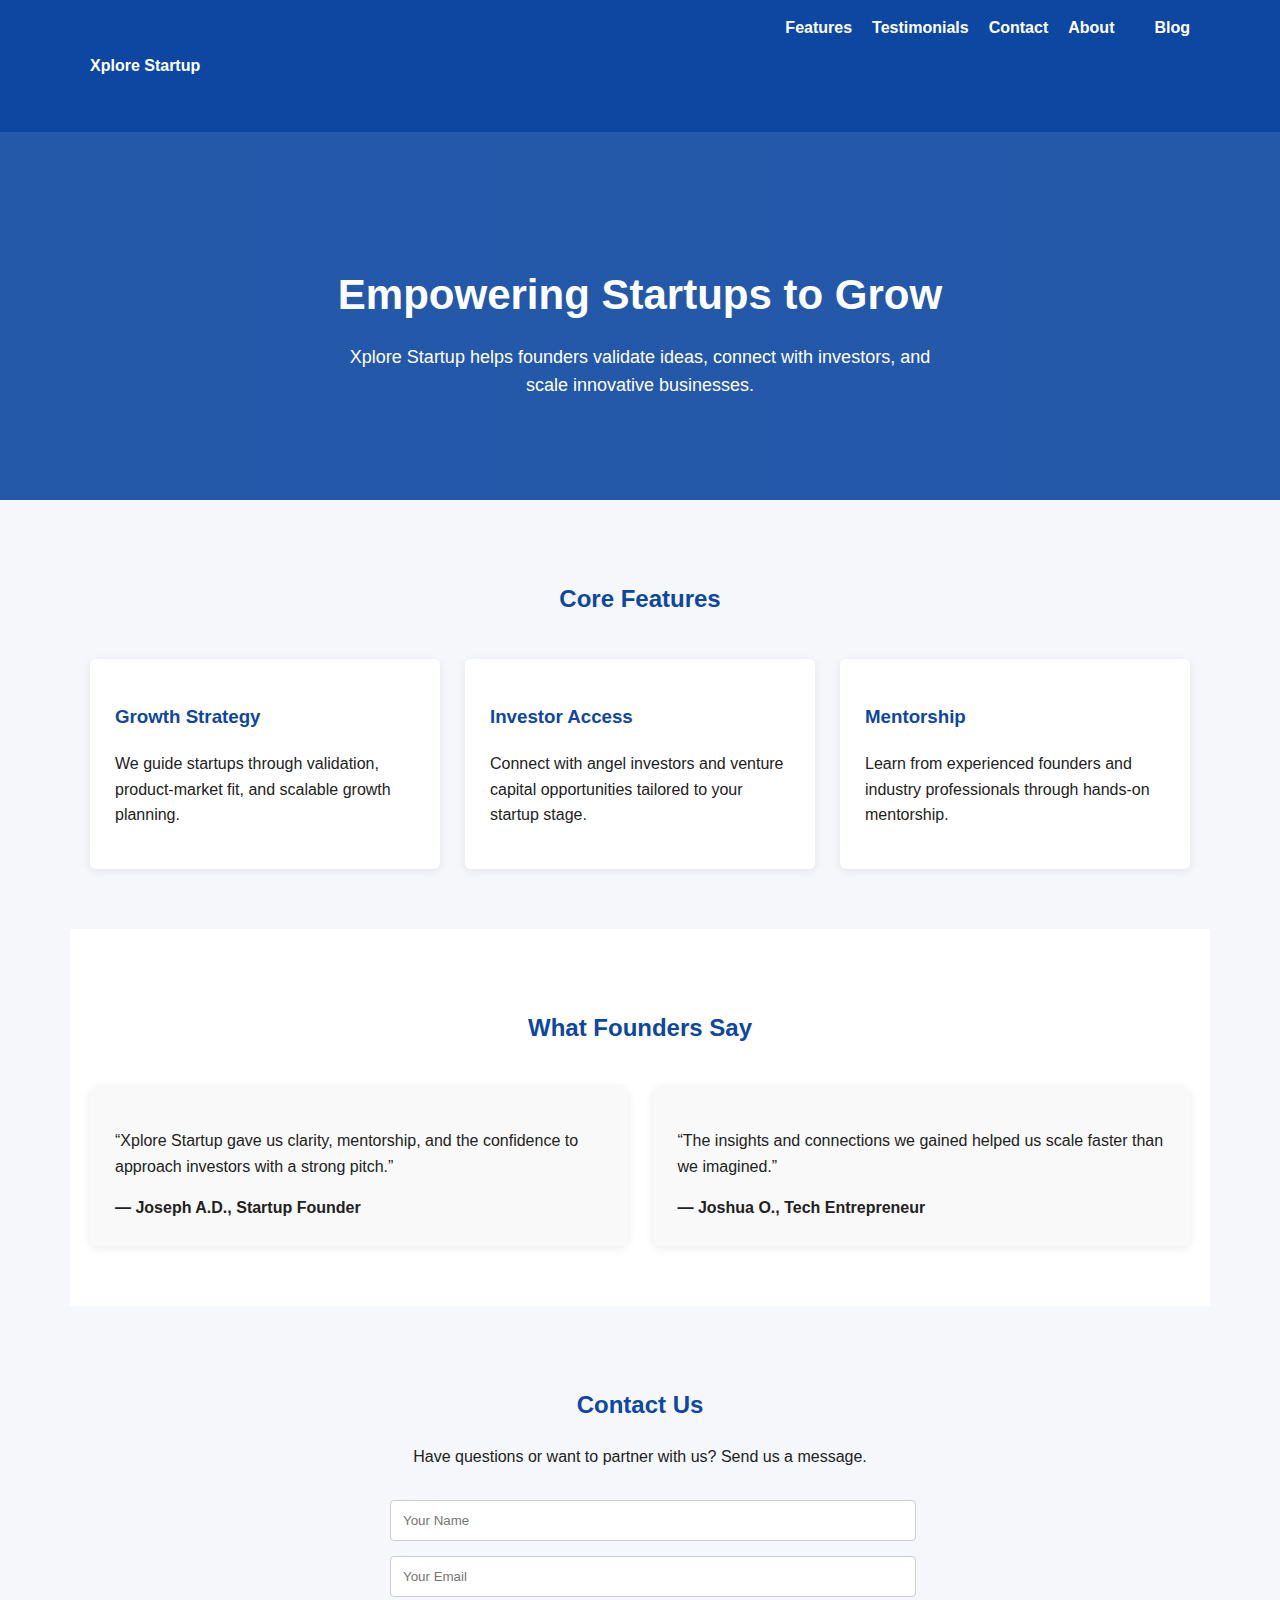
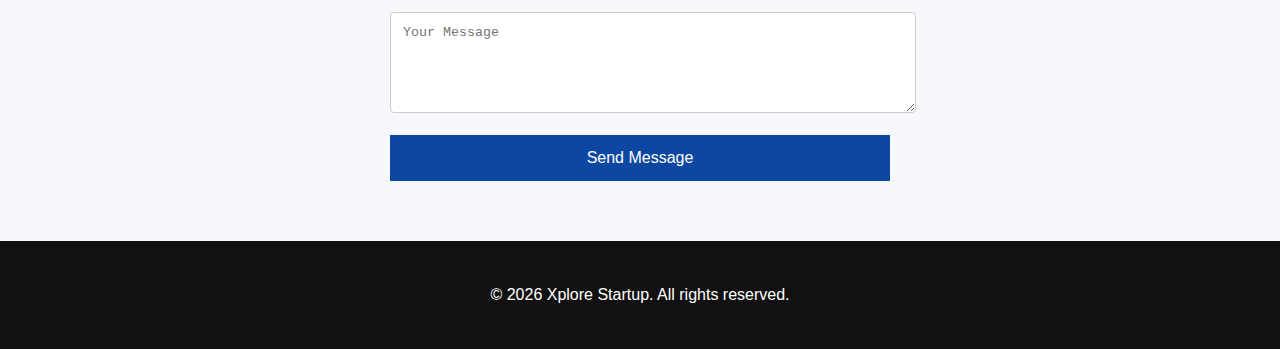
<file: index.html>
<!DOCTYPE html>
<html lang="en">
<head>
    <meta charset="UTF-8">
    <title>Welcome to Xplore Startup</title>
    <meta name="viewport" content="width=device-width, initial-scale=1">
    <meta name="google-site-verification" content="Vf_vZOUeozk4wlMlaljjg5RU_uxJ0xhJ9GfaneRA2kY" />

    <link rel="alternate" type="application/rss+xml" 
      title="Xplore Startup RSS Feed" 
      href="https://xplorestartup.com/feed.xml">

    <!-- Open Graph -->
<meta property="og:title" content="Xplore Startup — Latest Startup News & Insights">
<meta property="og:description" content="Discover the latest funding updates, tech trends, and insights shaping startups worldwide.">
<meta property="og:image" content="https://xplorestartup.com/assets/og-image.png">
<meta property="og:url" content="https://xplorestartup.com/">
<meta property="og:type" content="website">
<meta property="og:site_name" content="Xplore Startup">

<!-- Twitter Card -->
<meta name="twitter:card" content="summary_large_image">
<meta name="twitter:title" content="Xplore Startup — Latest Startup blog & Insights">
<meta name="twitter:description" content="Discover the latest funding updates, tech trends, and insights shaping startups worldwide.">
<meta name="twitter:image" content="https://xplorestartup.com/assets/og-image.png">
<meta name="twitter:site" content="@XploreStartup">

<!-- CSS & other head content -->

        <!-- Link to external CSS -->
    <link rel="stylesheet" href="styles.css">

    <style>
        body {
            margin: 0;
            font-family: Arial, Helvetica, sans-serif;
            background: #f5f7fa;
            color: #222;
            line-height: 1.6;
        }

        a {
            text-decoration: none;
            color: inherit;
        }

        header {
            background: #0d47a1;
            color: #fff;
            padding: 15px 20px;
        }

        nav {
            display: flex;
            justify-content: space-between;
            align-items: center;
            max-width: 1100px;
            margin: auto;
        }

        nav ul {
            list-style: none;
            display: flex;
            gap: 20px;
            padding: 0;
            margin: 0;
        }

        nav a {
            color: #fff;
            font-weight: bold;
        }

        .hero {
            background: linear-gradient(rgba(13,71,161,0.9), rgba(13,71,161,0.9));
            color: #fff;
            text-align: center;
            padding: 100px 20px;
        }

        .hero h1 {
            font-size: 42px;
            margin-bottom: 15px;
        }

        .hero p {
            max-width: 600px;
            margin: auto;
            font-size: 18px;
        }

        .container {
            max-width: 1100px;
            margin: auto;
            padding: 60px 20px;
        }

        /* FEATURES */
        .features {
            display: grid;
            grid-template-columns: repeat(auto-fit, minmax(250px, 1fr));
            gap: 25px;
        }

        .feature-card {
            background: #fff;
            padding: 25px;
            border-radius: 6px;
            box-shadow: 0 2px 10px rgba(0,0,0,0.08);
        }

        .feature-card h3 {
            color: #0d47a1;
        }

        /* TESTIMONIALS */
        .testimonials {
            background: #ffffff;
        }

        .testimonial-box {
            background: #f9f9f9;
            padding: 25px;
            border-radius: 6px;
            box-shadow: 0 2px 10px rgba(0,0,0,0.08);
        }

        /* CONTACT */
        form input, form textarea {
            width: 100%;
            padding: 12px;
            margin-bottom: 15px;
            border: 1px solid #ccc;
            border-radius: 4px;
        }

        form button {
            background: #0d47a1;
            color: #fff;
            padding: 14px;
            border: none;
            width: 100%;
            font-size: 16px;
            cursor: pointer;
        }

        footer {
            background: #111;
            color: #fff;
            text-align: center;
            padding: 25px 20px;
        }
    </style>



</head>

<body>

<!-- HEADER -->
<header>
    <nav>
        <strong>Xplore Startup</strong>
        <ul>
            <li><a href="#features">Features</a></li>
            <li><a href="#testimonials">Testimonials</a></li>
            <li><a href="#contact">Contact</a></li>
            <li><a href="about.html">About</a></li><br></br><br></br>
            <li><a href="blog.html">Blog</a></li>

        </ul>
    </nav>
</header>

<!-- HERO -->
<section class="hero">
    <h1>Empowering Startups to Grow</h1>
    <p>
        Xplore Startup helps founders validate ideas, connect with investors,
        and scale innovative businesses.
    </p>
</section>

<!-- FEATURES -->
<section id="features" class="container">
    <h2 style="text-align:center; color:#0d47a1; margin-bottom:40px;">Core Features</h2>

    <div class="features">
        <div class="feature-card">
            <h3>Growth Strategy</h3>
            <p>
                We guide startups through validation, product-market fit,
                and scalable growth planning.
            </p>
        </div>

        <div class="feature-card">
            <h3>Investor Access</h3>
            <p>
                Connect with angel investors and venture capital opportunities
                tailored to your startup stage.
            </p>
        </div>

        <div class="feature-card">
            <h3>Mentorship</h3>
            <p>
                Learn from experienced founders and industry professionals
                through hands-on mentorship.
            </p>
        </div>
    </div>
</section>

<!-- TESTIMONIALS -->
<section id="testimonials" class="container testimonials">
    <h2 style="text-align:center; color:#0d47a1; margin-bottom:40px;">What Founders Say</h2>

    <div class="features">
        <div class="testimonial-box">
            <p>
                “Xplore Startup gave us clarity, mentorship, and the confidence
                to approach investors with a strong pitch.”
            </p>
            <strong>— Joseph A.D., Startup Founder</strong>
        </div>

        <div class="testimonial-box">
            <p>
                “The insights and connections we gained helped us scale faster
                than we imagined.”
            </p>
            <strong>— Joshua O., Tech Entrepreneur</strong>
        </div>
    </div>
</section>

<!-- CONTACT -->
<section id="contact" class="container">
    <h2 style="text-align:center; color:#0d47a1; margin-bottom:20px;">Contact Us</h2>

    <p style="text-align:center; max-width:600px; margin:0 auto 30px;">
        Have questions or want to partner with us? Send us a message.
    </p>

    <div style="max-width:500px; margin:auto;">
        <form>
            <input type="text" placeholder="Your Name" required>
            <input type="email" placeholder="Your Email" required>
            <textarea rows="5" placeholder="Your Message" required></textarea>
            <button type="submit">Send Message</button>
        </form>
    </div>
</section>

<!-- FOOTER -->
<footer>
    <p>© 2026 Xplore Startup. All rights reserved.</p>
</footer>

</body>
</html>
</file>
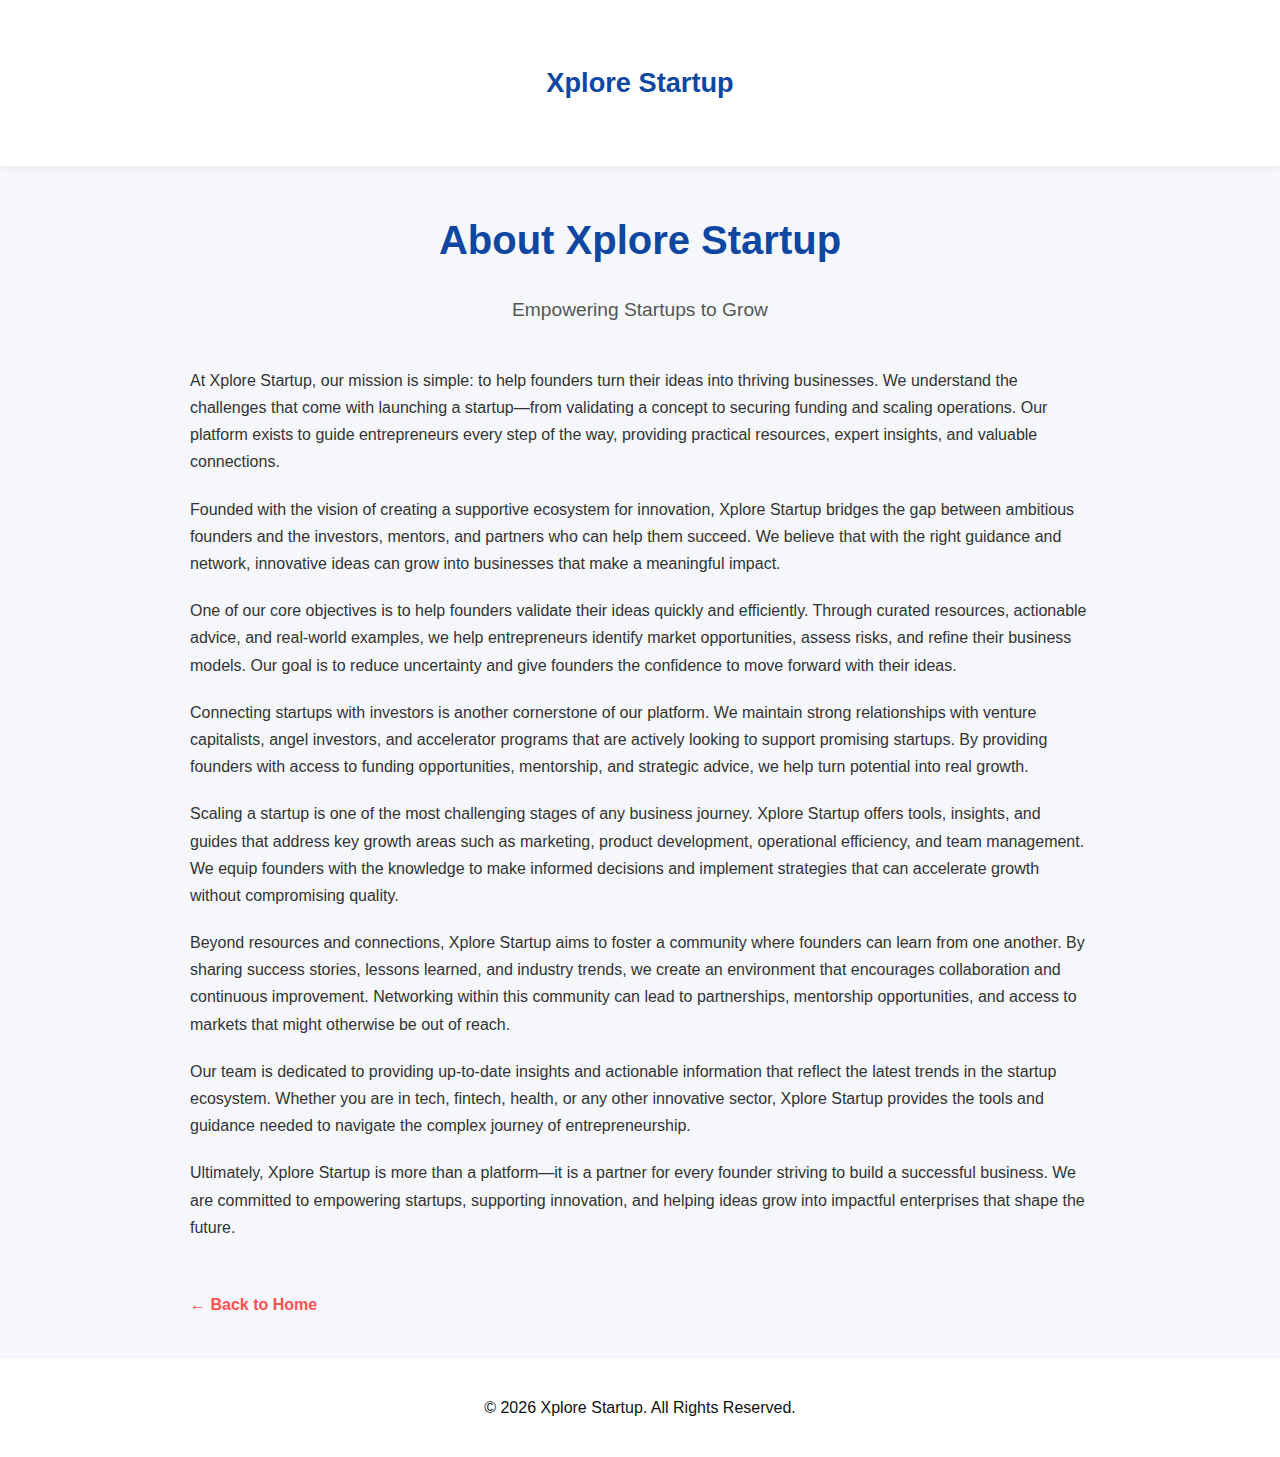
<file: about.html>
<!DOCTYPE html>
<html lang="en">
<head>
<meta charset="UTF-8">
<meta name="viewport" content="width=device-width, initial-scale=1">
<title>About Us — Xplore Startup</title>
<meta name="description" content="Xplore Startup helps founders validate ideas, connect with investors, and scale innovative businesses. Learn more about our mission and vision.">

<!-- Open Graph -->
<meta property="og:title" content="About Xplore Startup — Empowering Startups to Grow">
<meta property="og:description" content="Xplore Startup helps founders validate ideas, connect with investors, and scale innovative businesses.">
<meta property="og:image" content="https://xplorestartup.com/assets/post-funding-round.png">
<meta property="og:url" content="https://xplorestartup.com/about.html">
<meta property="og:type" content="website">
<meta property="og:site_name" content="Xplore Startup">

<!-- Twitter Card -->
<meta name="twitter:card" content="summary_large_image">
<meta name="twitter:title" content="About Xplore Startup — Empowering Startups to Grow">
<meta name="twitter:description" content="Xplore Startup helps founders validate ideas, connect with investors, and scale innovative businesses.">
<meta name="twitter:image" content="https://xplorestartup.com/assets/post-funding-round.png">
<meta name="twitter:site" content="@XploreStartup">

<style>
body{margin:0;font-family:'Segoe UI',Arial,sans-serif;background:#f5f7fa;color:#111;line-height:1.7;}
a{text-decoration:none;color:#0d47a1;}
img{max-width:100%;display:block;border-radius:8px;margin:20px 0;}
header,footer{background:#fff;padding:20px 0;text-align:center;box-shadow:0 2px 8px rgba(0,0,0,0.05);}
.container{width:90%;max-width:900px;margin:40px auto;}
.page-title{font-size:2.5rem;color:#0d47a1;margin-bottom:20px;text-align:center;}
.page-subtitle{font-size:1.2rem;color:#555;text-align:center;margin-bottom:40px;}
.article-content p{margin-bottom:20px;font-size:1rem;color:#333;}
.back-link{display:inline-block;margin-top:30px;color:#ff5252;font-weight:bold;}
</style>
</head>
<body>

<header>
<div class="container">
<div class="logo" style="font-size:1.7rem;font-weight:bold;color:#0d47a1;">Xplore Startup</div>
</div>
</header>

<section class="container">
<h1 class="page-title">About Xplore Startup</h1>
<p class="page-subtitle">Empowering Startups to Grow</p>

<div class="article-content">

<p>At Xplore Startup, our mission is simple: to help founders turn their ideas into thriving businesses. We understand the challenges that come with launching a startup—from validating a concept to securing funding and scaling operations. Our platform exists to guide entrepreneurs every step of the way, providing practical resources, expert insights, and valuable connections.</p>

<p>Founded with the vision of creating a supportive ecosystem for innovation, Xplore Startup bridges the gap between ambitious founders and the investors, mentors, and partners who can help them succeed. We believe that with the right guidance and network, innovative ideas can grow into businesses that make a meaningful impact.</p>

<p>One of our core objectives is to help founders validate their ideas quickly and efficiently. Through curated resources, actionable advice, and real-world examples, we help entrepreneurs identify market opportunities, assess risks, and refine their business models. Our goal is to reduce uncertainty and give founders the confidence to move forward with their ideas.</p>

<p>Connecting startups with investors is another cornerstone of our platform. We maintain strong relationships with venture capitalists, angel investors, and accelerator programs that are actively looking to support promising startups. By providing founders with access to funding opportunities, mentorship, and strategic advice, we help turn potential into real growth.</p>

<p>Scaling a startup is one of the most challenging stages of any business journey. Xplore Startup offers tools, insights, and guides that address key growth areas such as marketing, product development, operational efficiency, and team management. We equip founders with the knowledge to make informed decisions and implement strategies that can accelerate growth without compromising quality.</p>

<p>Beyond resources and connections, Xplore Startup aims to foster a community where founders can learn from one another. By sharing success stories, lessons learned, and industry trends, we create an environment that encourages collaboration and continuous improvement. Networking within this community can lead to partnerships, mentorship opportunities, and access to markets that might otherwise be out of reach.</p>

<p>Our team is dedicated to providing up-to-date insights and actionable information that reflect the latest trends in the startup ecosystem. Whether you are in tech, fintech, health, or any other innovative sector, Xplore Startup provides the tools and guidance needed to navigate the complex journey of entrepreneurship.</p>

<p>Ultimately, Xplore Startup is more than a platform—it is a partner for every founder striving to build a successful business. We are committed to empowering startups, supporting innovation, and helping ideas grow into impactful enterprises that shape the future.</p>

</div>

<a class="back-link" href="index.html">← Back to Home</a>
</section>

<footer>
<p>&copy; 2026 Xplore Startup. All Rights Reserved.</p>
</footer>

</body>
</html>
</file>
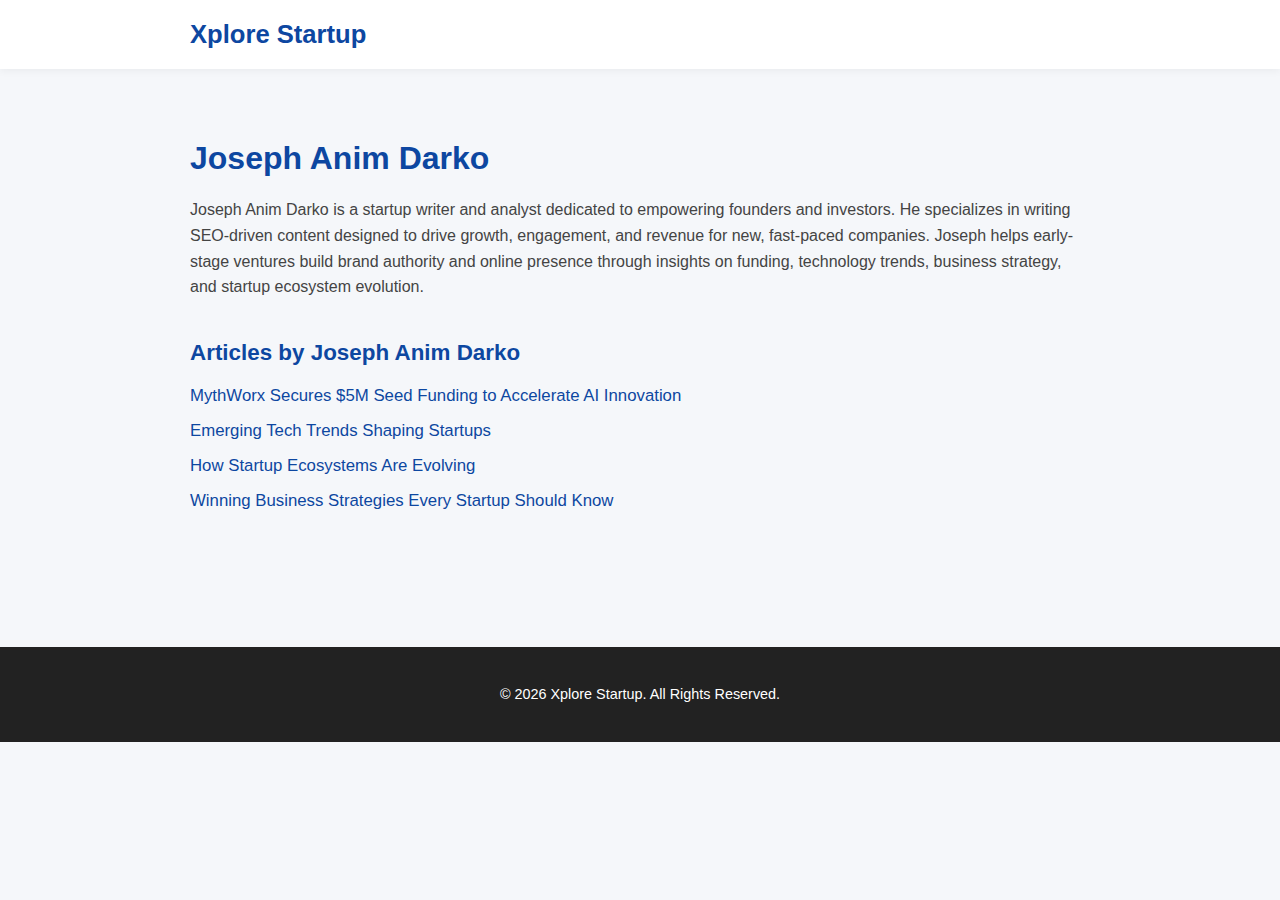
<file: author.html>
<!DOCTYPE html>
<html lang="en">
<head>
  <meta charset="UTF-8">
  <meta name="viewport" content="width=device-width, initial-scale=1">
  <title>Joseph Anim Darko — Author | Xplore Startup</title>
  <meta name="description" content="Read articles by Joseph Anim Darko on startup funding, technology insights, ecosystem growth, and business strategies.">

  <style>
    body {margin:0;font-family:'Segoe UI',Arial,sans-serif;background:#f5f7fa;color:#111;}
    a{text-decoration:none;color:#0d47a1;}
    a:hover{text-decoration:underline;}
    .container{width:90%;max-width:900px;margin:auto;padding:50px 0;}
    header{background:#fff;box-shadow:0 2px 8px rgba(0,0,0,0.05);}
    .nav-bar{display:flex;justify-content:space-between;align-items:center;padding:20px;}
    .logo{font-size:1.6rem;font-weight:bold;color:#0d47a1;}
    h1{font-size:2rem;margin-bottom:20px;color:#0d47a1;}
    p.bio{font-size:1rem;line-height:1.6;color:#444;margin-bottom:40px;}
    h3{font-size:1.4rem;margin-bottom:20px;color:#0d47a1;}
    ul.article-list{list-style:none;padding:0;}
    ul.article-list li{margin-bottom:15px;font-size:1.05rem;}
    footer{background:#222;color:#fff;text-align:center;padding:25px 0;margin-top:70px;font-size:0.9rem;}
  </style>
</head>

<body>
<header>
  <div class="container nav-bar">
    <div class="logo"><a href="index.html">Xplore Startup</a></div>
  </div>
</header>

<div class="container">
  <h1>Joseph Anim Darko</h1>
  <p class="bio">
    Joseph Anim Darko is a startup writer and analyst dedicated to empowering founders and investors. 
    He specializes in writing SEO-driven content designed to drive growth, engagement, and revenue for new, fast-paced companies. 
    Joseph helps early-stage ventures build brand authority and online presence through insights on funding, technology trends, business strategy, and startup ecosystem evolution.
  </p>

  <h3>Articles by Joseph Anim Darko</h3>
  <ul class="article-list">
    <li><a href="post-funding-round.html">MythWorx Secures $5M Seed Funding to Accelerate AI Innovation</a></li>
    <li><a href="post-tech-insights.html">Emerging Tech Trends Shaping Startups</a></li>
    <li><a href="post-ecosystem-growth.html">How Startup Ecosystems Are Evolving</a></li>
    <li><a href="post-business-strategy.html">Winning Business Strategies Every Startup Should Know</a></li>
  </ul>
</div>

<footer>
  <p>&copy; 2026 Xplore Startup. All Rights Reserved.</p>
</footer>
</body>
</html>
</file>
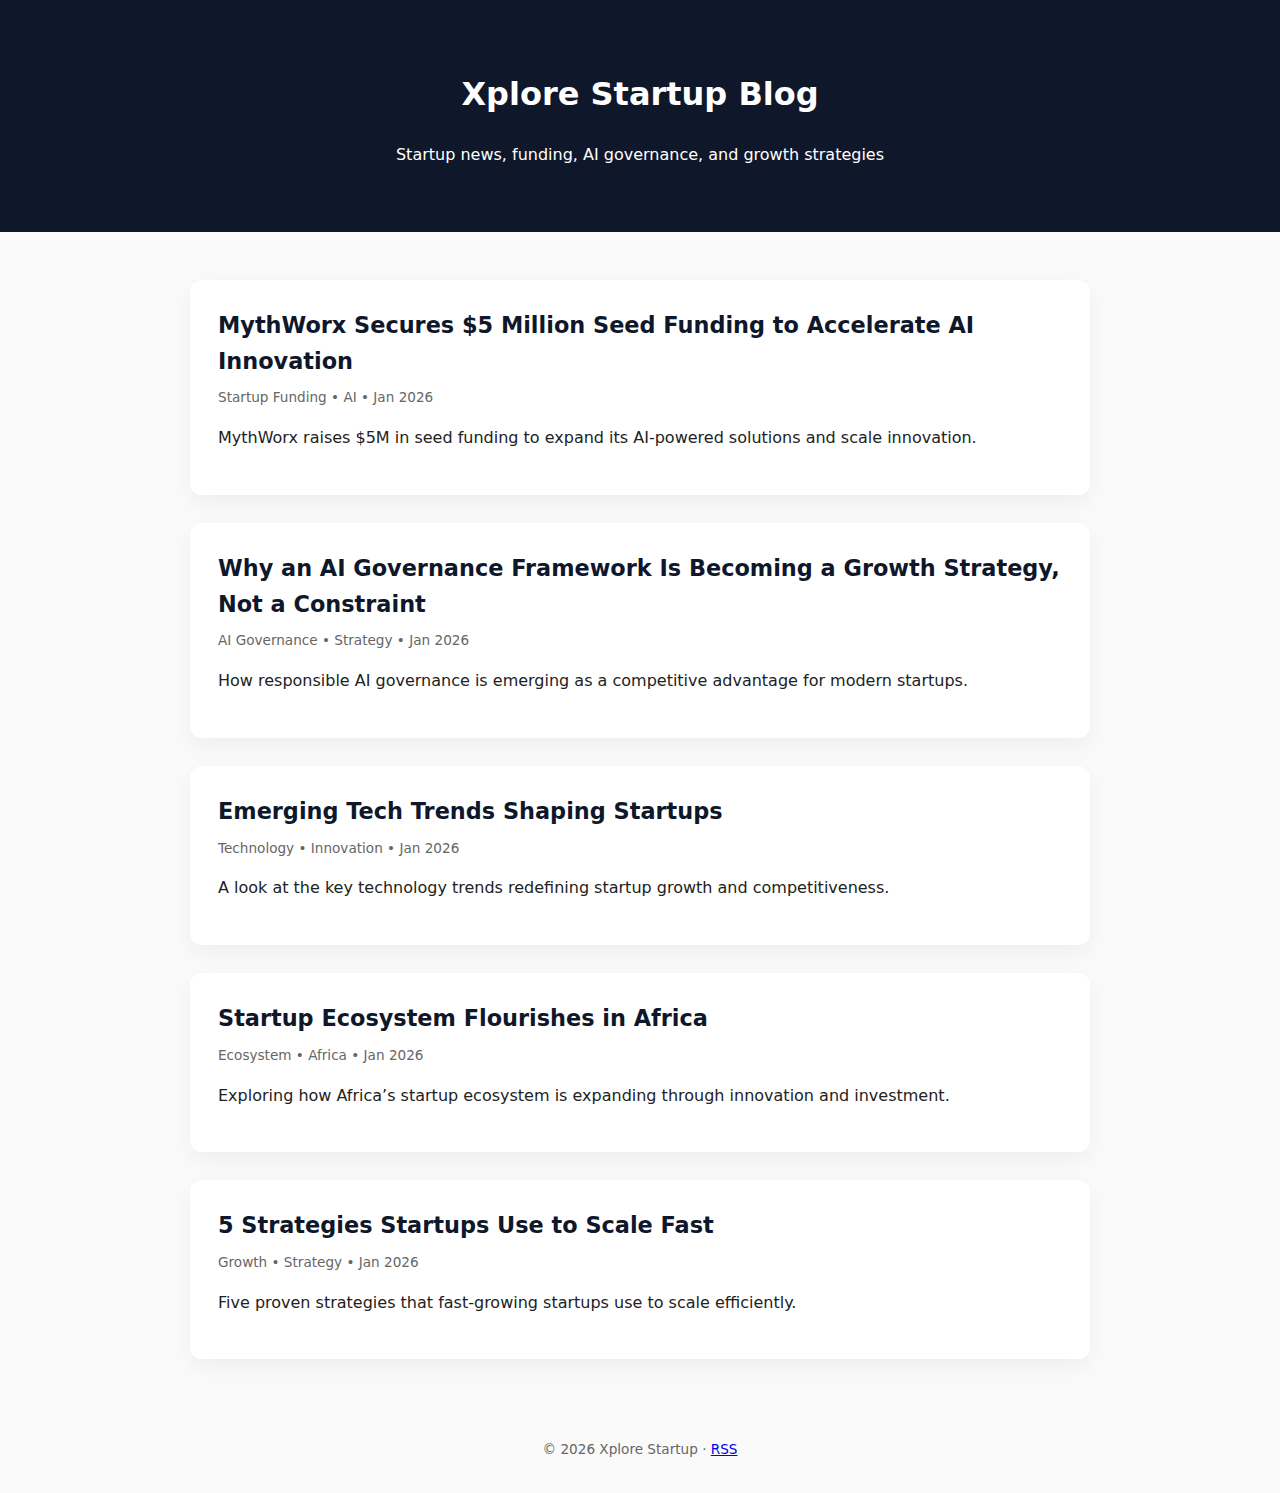
<file: blog-1.html>
<!DOCTYPE html>
<html lang="en">
<head>
  <meta charset="UTF-8" />
  <title>Xplore Startup Blog | Startup News, AI, Growth & Funding</title>
  <meta name="description" content="Read the latest startup news, funding updates, AI insights, and growth strategies from Xplore Startup." />
  <meta name="viewport" content="width=device-width, initial-scale=1" />

  <!-- SEO -->
  <link rel="canonical" href="https://xplorestartup.com/blog" />

  <!-- RSS -->
  <link rel="alternate" type="application/rss+xml" title="Xplore Startup RSS" href="/rss.xml" />

  <style>
    body {
      font-family: system-ui, -apple-system, BlinkMacSystemFont, sans-serif;
      margin: 0;
      background: #fafafa;
      color: #222;
      line-height: 1.6;
    }

    header {
      background: #0f172a;
      color: #fff;
      padding: 3rem 1.5rem;
      text-align: center;
    }

    main {
      max-width: 900px;
      margin: 3rem auto;
      padding: 0 1.5rem;
    }

    article {
      background: #fff;
      border-radius: 12px;
      padding: 1.75rem;
      margin-bottom: 1.75rem;
      box-shadow: 0 8px 24px rgba(0,0,0,0.05);
    }

    article h2 {
      margin: 0 0 0.5rem;
      font-size: 1.4rem;
    }

    article a {
      color: #0f172a;
      text-decoration: none;
    }

    article a:hover {
      text-decoration: underline;
    }

    .meta {
      font-size: 0.85rem;
      color: #666;
      margin-bottom: 0.75rem;
    }

    footer {
      text-align: center;
      padding: 2rem 1rem;
      font-size: 0.85rem;
      color: #666;
    }
  </style>
</head>

<body>

<header>
  <h1>Xplore Startup Blog</h1>
  <p>Startup news, funding, AI governance, and growth strategies</p>
</header>

<main>

  <article>
    <h2>
      <a href="https://xplorestartup.com/mythWorx-secures-5-million-seed-funding-to-accelerate-ai-innovation">
        MythWorx Secures $5 Million Seed Funding to Accelerate AI Innovation
      </a>
    </h2>
    <div class="meta">Startup Funding • AI • Jan 2026</div>
    <p>MythWorx raises $5M in seed funding to expand its AI-powered solutions and scale innovation.</p>
  </article>

  <article>
    <h2>
      <a href="https://xplorestartup.com/why-an-ai-governance-framework-is-becoming-a-growth-strategy-not-a-constraint">
        Why an AI Governance Framework Is Becoming a Growth Strategy, Not a Constraint
      </a>
    </h2>
    <div class="meta">AI Governance • Strategy • Jan 2026</div>
    <p>How responsible AI governance is emerging as a competitive advantage for modern startups.</p>
  </article>

  <article>
    <h2>
      <a href="https://xplorestartup.com/emerging-tech-trends-shaping-startups">
        Emerging Tech Trends Shaping Startups
      </a>
    </h2>
    <div class="meta">Technology • Innovation • Jan 2026</div>
    <p>A look at the key technology trends redefining startup growth and competitiveness.</p>
  </article>

  <article>
    <h2>
      <a href="https://xplorestartup.com/startup-ecosystem-flourishes-in-africa">
        Startup Ecosystem Flourishes in Africa
      </a>
    </h2>
    <div class="meta">Ecosystem • Africa • Jan 2026</div>
    <p>Exploring how Africa’s startup ecosystem is expanding through innovation and investment.</p>
  </article>

  <article>
    <h2>
      <a href="https://xplorestartup.com/5-strategies-startups-use-to-scale-fast">
        5 Strategies Startups Use to Scale Fast
      </a>
    </h2>
    <div class="meta">Growth • Strategy • Jan 2026</div>
    <p>Five proven strategies that fast-growing startups use to scale efficiently.</p>
  </article>

</main>

<footer>
  © 2026 Xplore Startup · <a href="/rss.xml">RSS</a>
</footer>

</body>
</html>
</file>
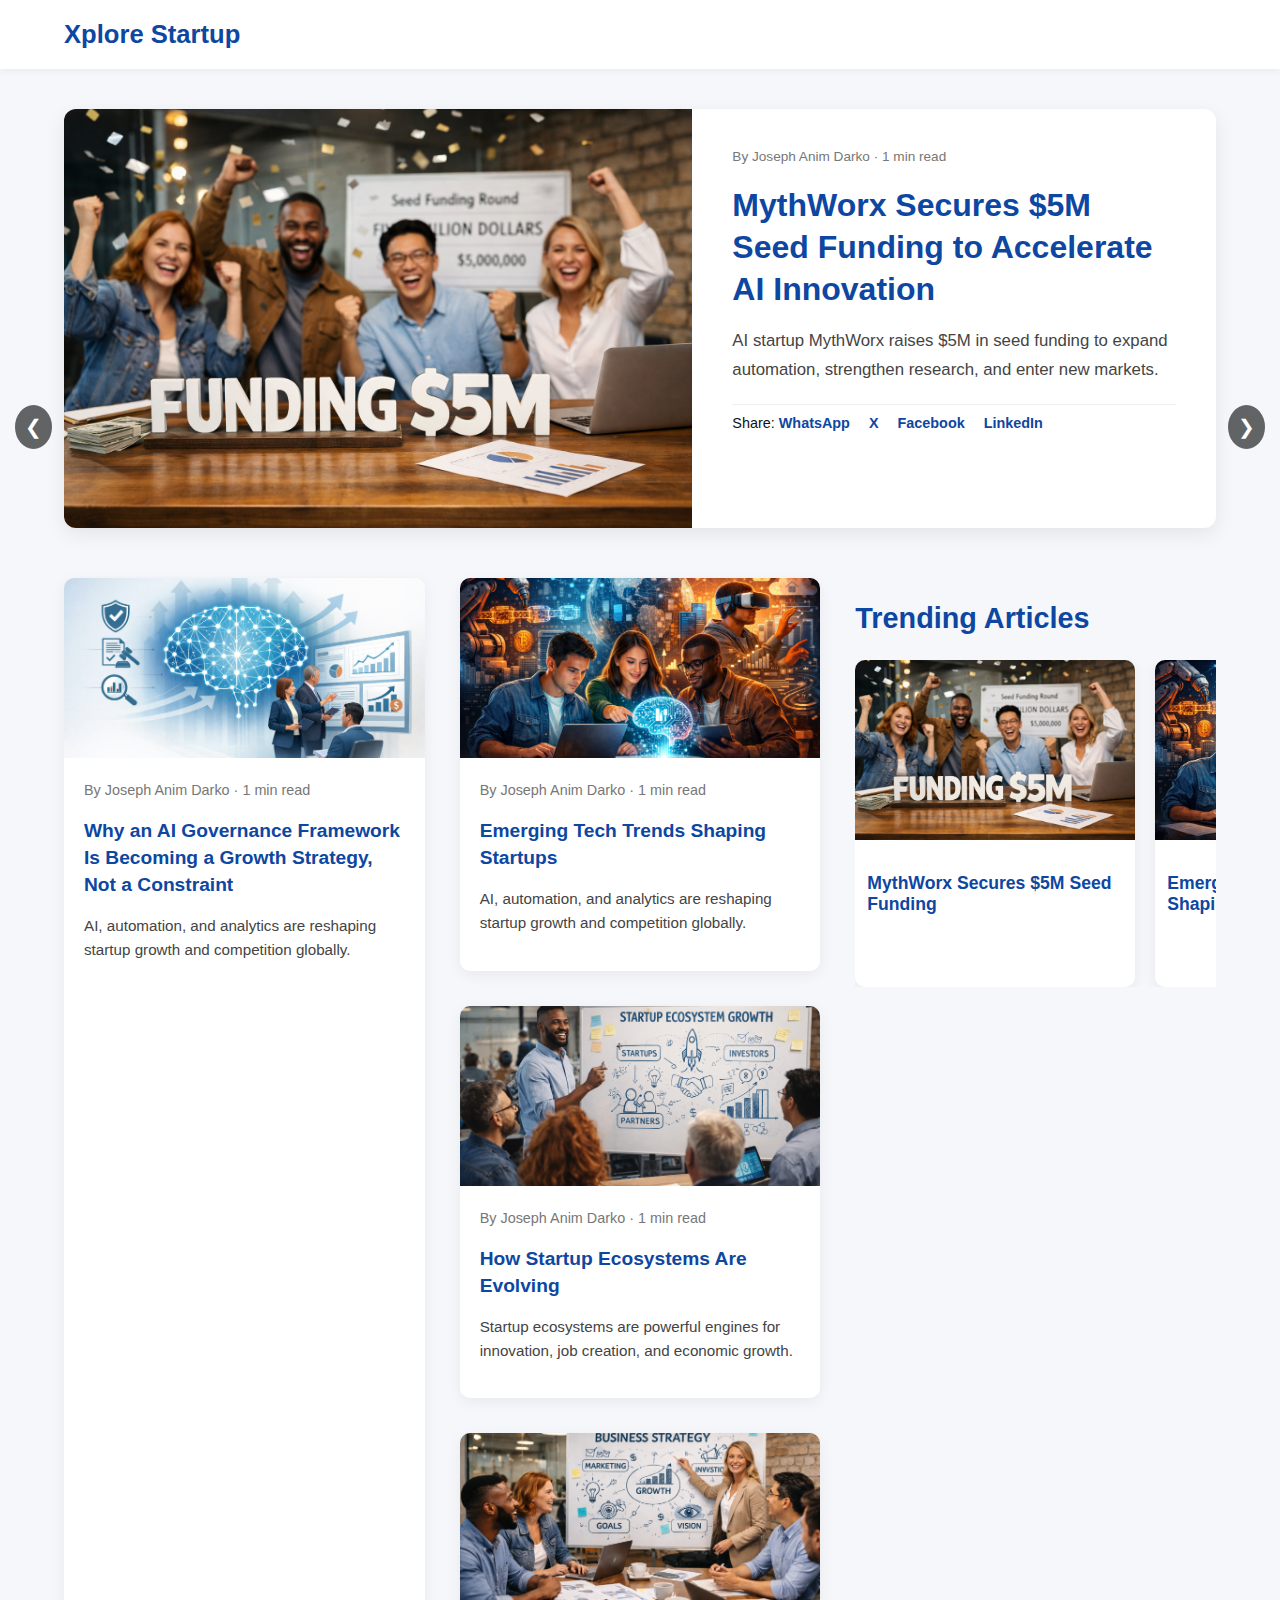
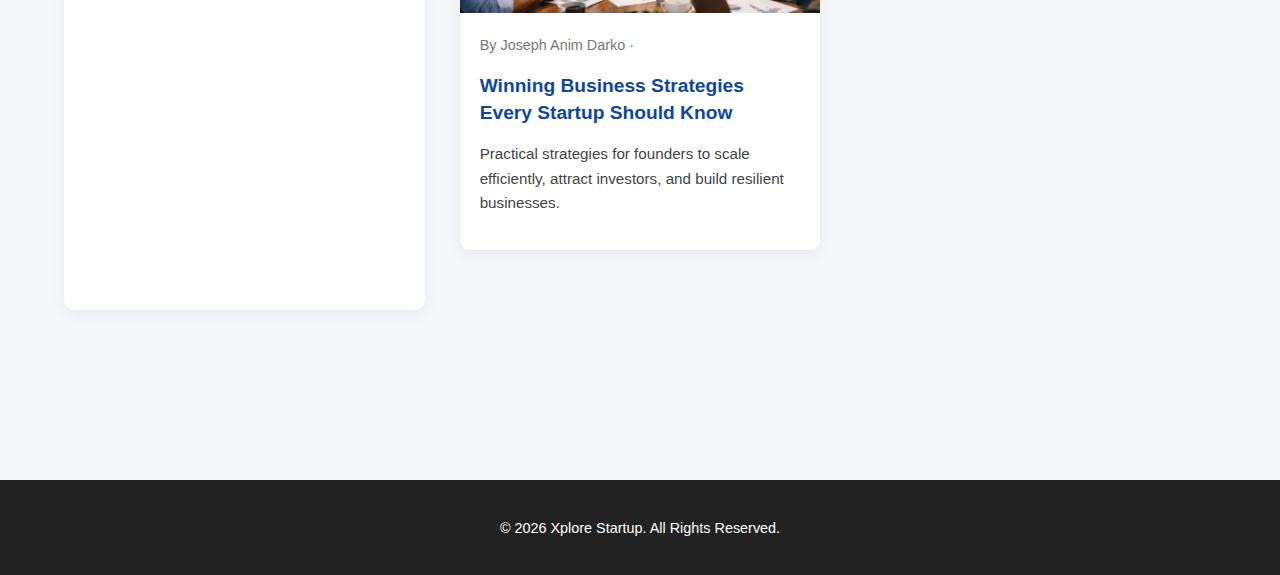
<file: blog.html>
<!DOCTYPE html>
<html lang="en">
<head>
  <meta charset="UTF-8">
  <meta name="viewport" content="width=device-width, initial-scale=1">
  <title>Xplore Startup — blog</title>
  <meta name="description" content="Startup funding, technology insights, ecosystem growth and business strategies.">
  <meta name="google-site-verification" content="Vf_vZOUeozk4wlMlaljjg5RU_uxJ0xhJ9GfaneRA2kY" />


  <!-- Open Graph for previews -->
  <meta property="og:title" content="Xplore Startup — blog">
  <meta property="og:description" content="Funding, technology, and ecosystem insights shaping startups.">
  <meta property="og:image" content="https://xplorestartup.com/assets/images/mythWorx-secures-5-million-seed-funding-to-accelerate-ai-innovation.png">
  <meta property="og:url" content="https://xplorestartup.com/blog.html">
  <meta property="og:type" content="website">

  <style>
    body {margin:0;font-family:'Segoe UI',Arial,sans-serif;background:#f5f7fa;color:#111;}
    a{text-decoration:none;color:inherit;}
    .container{width:90%;max-width:1200px;margin:auto;padding:40px 0;}
    header{background:#fff;box-shadow:0 2px 8px rgba(0,0,0,0.05);}
    .nav-bar{display:flex;justify-content:space-between;align-items:center;padding:20px 0;}
    .logo{font-size:1.6rem;font-weight:bold;color:#0d47a1;}
    /* Featured Article */
    .featured{background:#fff;border-radius:12px;overflow:hidden;box-shadow:0 6px 20px rgba(0,0,0,0.08);margin-bottom:50px;display:grid;grid-template-columns:1.2fr 1fr;}
    .featured img{width:100%;height:100%;object-fit:cover;}
    .featured-content{padding:40px;}
    .featured h1{font-size:2rem;line-height:1.3;margin-bottom:15px;color:#0d47a1;}
    .meta{font-size:0.85rem;color:#777;margin-bottom:15px;}
    .featured p{font-size:1.05rem;line-height:1.7;color:#444;}
    /* Articles Grid */
    .articles{display:grid;grid-template-columns:repeat(auto-fit,minmax(280px,1fr));gap:35px;margin-bottom:60px;}
    .article-card{background:#fff;border-radius:10px;overflow:hidden;box-shadow:0 4px 15px rgba(0,0,0,0.06);transition:transform 0.3s ease;}
    .article-card:hover{transform:translateY(-6px);}
    .article-card img{width:100%;height:180px;object-fit:cover;}
    .article-content{padding:20px;}
    .article-content h3{font-size:1.2rem;color:#0d47a1;margin-bottom:10px;line-height:1.4;}
    .article-content p{font-size:0.95rem;color:#444;line-height:1.6;}
    /* Reading time & share buttons */
    .article-meta{font-size:0.9rem;color:#777;margin-bottom:20px;}
    .share-buttons{margin-top:20px;padding-top:10px;border-top:1px solid #eee;font-size:0.9rem;}
    .share-buttons a{margin-right:15px;color:#0d47a1;font-weight:600;}
    .share-buttons a:hover{text-decoration:underline;}
    /* Trending Slider */
    .trending-articles h2{font-size:1.8rem;margin-bottom:25px;color:#0d47a1;}
    .slider{display:flex;overflow:hidden;gap:20px;scroll-behavior:smooth;position:relative;}
    .slide{min-width:280px;background:#fff;border-radius:10px;box-shadow:0 4px 15px rgba(0,0,0,0.06);}
    .slide img{width:100%;height:180px;object-fit:cover;border-top-left-radius:10px;border-top-right-radius:10px;}
    .slide h3{padding:12px;font-size:1.1rem;color:#0d47a1;}
    .prev, .next{cursor:pointer;position:absolute;top:45%;padding:10px;background:rgba(0,0,0,0.6);color:#fff;border:none;border-radius:50%;font-size:20px;z-index:10;}
    .prev{left:15px;}
    .next{right:15px;}
    @media(max-width:800px){.featured{grid-template-columns:1fr}.slider{overflow-x:scroll}.prev,.next{display:none;}}
    footer{background:#222;color:#fff;text-align:center;padding:25px 0;margin-top:70px;font-size:0.9rem;}
  </style>
</head>

<body>
<header>
  <div class="container nav-bar"><div class="logo">Xplore Startup</div></div>
</header>

<section class="container">
  <!-- FEATURED ARTICLE -->
  <div class="featured">
    <img src="assets/images/mythWorx-secures-5-million-seed-funding-to-accelerate-ai-innovation.png" alt="Funding Round">
    <div class="featured-content">
      <div class="meta">By <a href="author.html">Joseph Anim Darko</a> · <span id="readingTimeFeatured"></span></div>
      <h1>
        <a href="mythWorx-secures-5-million-seed-funding-to-accelerate-ai-innovation.html">MythWorx Secures $5M Seed Funding to Accelerate AI Innovation</a>
      </h1>
      <p>AI startup MythWorx raises $5M in seed funding to expand automation, strengthen research, and enter new markets.</p>
      <div class="share-buttons">
        Share: 
        <a href="#" id="shareWhatsAppF">WhatsApp</a>
        <a href="#" id="shareTwitterF">X</a>
        <a href="#" id="shareFacebookF">Facebook</a>
        <a href="#" id="shareLinkedInF">LinkedIn</a>
      </div>
    </div>
  </div>

  <!-- ARTICLES GRID -->
   <div class="articles">
    <div class="article-card" data-category="Tech">
      <img src="assets/images/why-an-ai-governance-framework-is-becoming-a-growth-strategy-not-a-constraint.png" alt="Tech Insights">
      <div class="article-content">
        <div class="article-meta">By <a href="author.html">Joseph Anim Darko</a> · <span id="readingTime2"></span></div>
        <h3><a href="why-an-ai-governance-framework-is-becoming-a-growth-strategy-not-a-constraint.html">Why an AI Governance Framework Is Becoming a Growth Strategy, Not a Constraint</a></h3>
        <p>AI, automation, and analytics are reshaping startup growth and competition globally.</p>
      </div>
    </div>
  <div class="articles">
    <div class="article-card" data-category="Tech">
      <img src="assets/images/emerging-tech-trends-shaping-startups.png" alt="Tech Insights">
      <div class="article-content">
        <div class="article-meta">By <a href="author.html">Joseph Anim Darko</a> · <span id="readingTime1"></span></div>
        <h3><a href="emerging-tech-trends-shaping-startups.html">Emerging Tech Trends Shaping Startups</a></h3>
        <p>AI, automation, and analytics are reshaping startup growth and competition globally.</p>
      </div>
    </div>
   
    <div class="article-card" data-category="Ecosystem">
      <img src="assets/images/startup-ecosystem-flourishes-in-africa.png" alt="Ecosystem Growth">
      <div class="article-content">
        <div class="article-meta">By <a href="author.html">Joseph Anim Darko</a> · <span id="readingTime3"></span></div>
        <h3><a href="startup-ecosystem-flourishes-in-africa.html">How Startup Ecosystems Are Evolving</a></h3>
        <p>Startup ecosystems are powerful engines for innovation, job creation, and economic growth.</p>
      </div>
    </div>
    <div class="article-card" data-category="Business">
      <img src="assets/images/5-strategies-startups-use-to-scale-fast.png" alt="Business Strategy">
      <div class="article-content">
        <div class="article-meta">By <a href="author.html">Joseph Anim Darko</a> · <span id="readingTime4"></span></div>
        <h3><a href="5-strategies-startups-use-to-scale-fast.html">Winning Business Strategies Every Startup Should Know</a></h3>
        <p>Practical strategies for founders to scale efficiently, attract investors, and build resilient businesses.</p>
      </div>
    </div>
  </div>

  <!-- TRENDING ARTICLES SLIDER -->
  <section class="trending-articles">
    <h2>Trending Articles</h2>
    <div class="slider">
      <div class="slide" data-views="1200"><img src="assets/images/mythWorx-secures-5-million-seed-funding-to-accelerate-ai-innovation.png" alt="Funding Round"><h3><a href="mythWorx-secures-5-million-seed-funding-to-accelerate-ai-innovation.html">MythWorx Secures $5M Seed Funding</a></h3></div>
      <div class="slide" data-views="900"><img src="assets/images/emerging-tech-trends-shaping-startups.png" alt="Tech Insights"><h3><a href="post-tech-insights.html">Emerging Tech Trends Shaping Startups</a></h3></div>
      <div class="slide" data-views="800"><img src="assets/images/startup-ecosystem-flourishes-in-africa.png" alt="Ecosystem Growth"><h3><a href="startup-ecosystem-flourishes-in-africa.html">How Startup Ecosystems Are Evolving</a></h3></div>
      <div class="slide" data-views="700"><img src="assets/images/5-strategies-startups-use-to-scale-fast.png" alt="Business Strategy"><h3><a href="5-strategies-startups-use-to-scale-fast.html">Winning Business Strategies Every Startup Should Know</a></h3></div>
      <div class="slide" data-views="700"><img src="assets/images/why-an-ai-governance-framework-is-becoming-a-growth-strategy-not-a-constraint.png" alt="Tech Insights"><h3><a href="why-an-ai-governance-framework-is-becoming-a-growth-strategy-not-a-constraint.html">Why an AI Governance Framework Is Becoming a Growth Strategy, Not a Constraint</a></h3></div>
    </div>
    <button class="prev">&#10094;</button>
    <button class="next">&#10095;</button>
  </section>

</section>

<footer>
  <p>&copy; 2026 Xplore Startup. All Rights Reserved.</p>
</footer>

<script>
/* READING TIME */
function calcReadingTime(id, selector){
  const text = document.querySelector(selector).innerText;
  const words = text.trim().split(/\s+/).length;
  document.getElementById(id).innerText = Math.ceil(words / 200) + ' min read';
}
calcReadingTime('readingTimeFeatured', '.featured-content p');
calcReadingTime('readingTime1', '.articles .article-card:nth-child(1) .article-content');
calcReadingTime('readingTime2', '.articles .article-card:nth-child(2) .article-content');
calcReadingTime('readingTime3', '.articles .article-card:nth-child(3) .article-content');
calcReadingTime('readingTime3', '.articles .article-card:nth-child(3) .article-content');

/* SHARE BUTTONS */
const pageUrl = encodeURIComponent(window.location.href);
const pageTitle = encodeURIComponent(document.title);
document.getElementById("shareWhatsAppF").href = `https://wa.me/?text=${pageTitle}%20${pageUrl}`;
document.getElementById("shareTwitterF").href = `https://twitter.com/intent/tweet?text=${pageTitle}&url=${pageUrl}`;
document.getElementById("shareFacebookF").href = `https://www.facebook.com/sharer/sharer.php?u=${pageUrl}`;
document.getElementById("shareLinkedInF").href = `https://www.linkedin.com/sharing/share-offsite/?url=${pageUrl}`;

/* TRENDING SLIDER */
const slider = document.querySelector('.slider');
const slides = document.querySelectorAll('.slide');
const prev = document.querySelector('.prev');
const next = document.querySelector('.next');
let currentIndex = 0;
const slideWidth = slides[0].offsetWidth + 20;

next.addEventListener('click', () => {
  if(currentIndex < slides.length - 1){
    currentIndex++;
    slider.scrollTo({left: slideWidth*currentIndex, behavior:'smooth'});
  }
});
prev.addEventListener('click', () => {
  if(currentIndex>0){
    currentIndex--;
    slider.scrollTo({left: slideWidth*currentIndex, behavior:'smooth'});
  }
});

/* DYNAMIC TRENDING SORT BASED ON DATA-VIEWS */
function sortTrending() {
  const container = slider;
  const sorted = Array.from(slides).sort((a,b)=>b.dataset.views - a.dataset.views);
  sorted.forEach(slide=>container.appendChild(slide));
}
sortTrending();
</script>

</body>
</html>
</file>
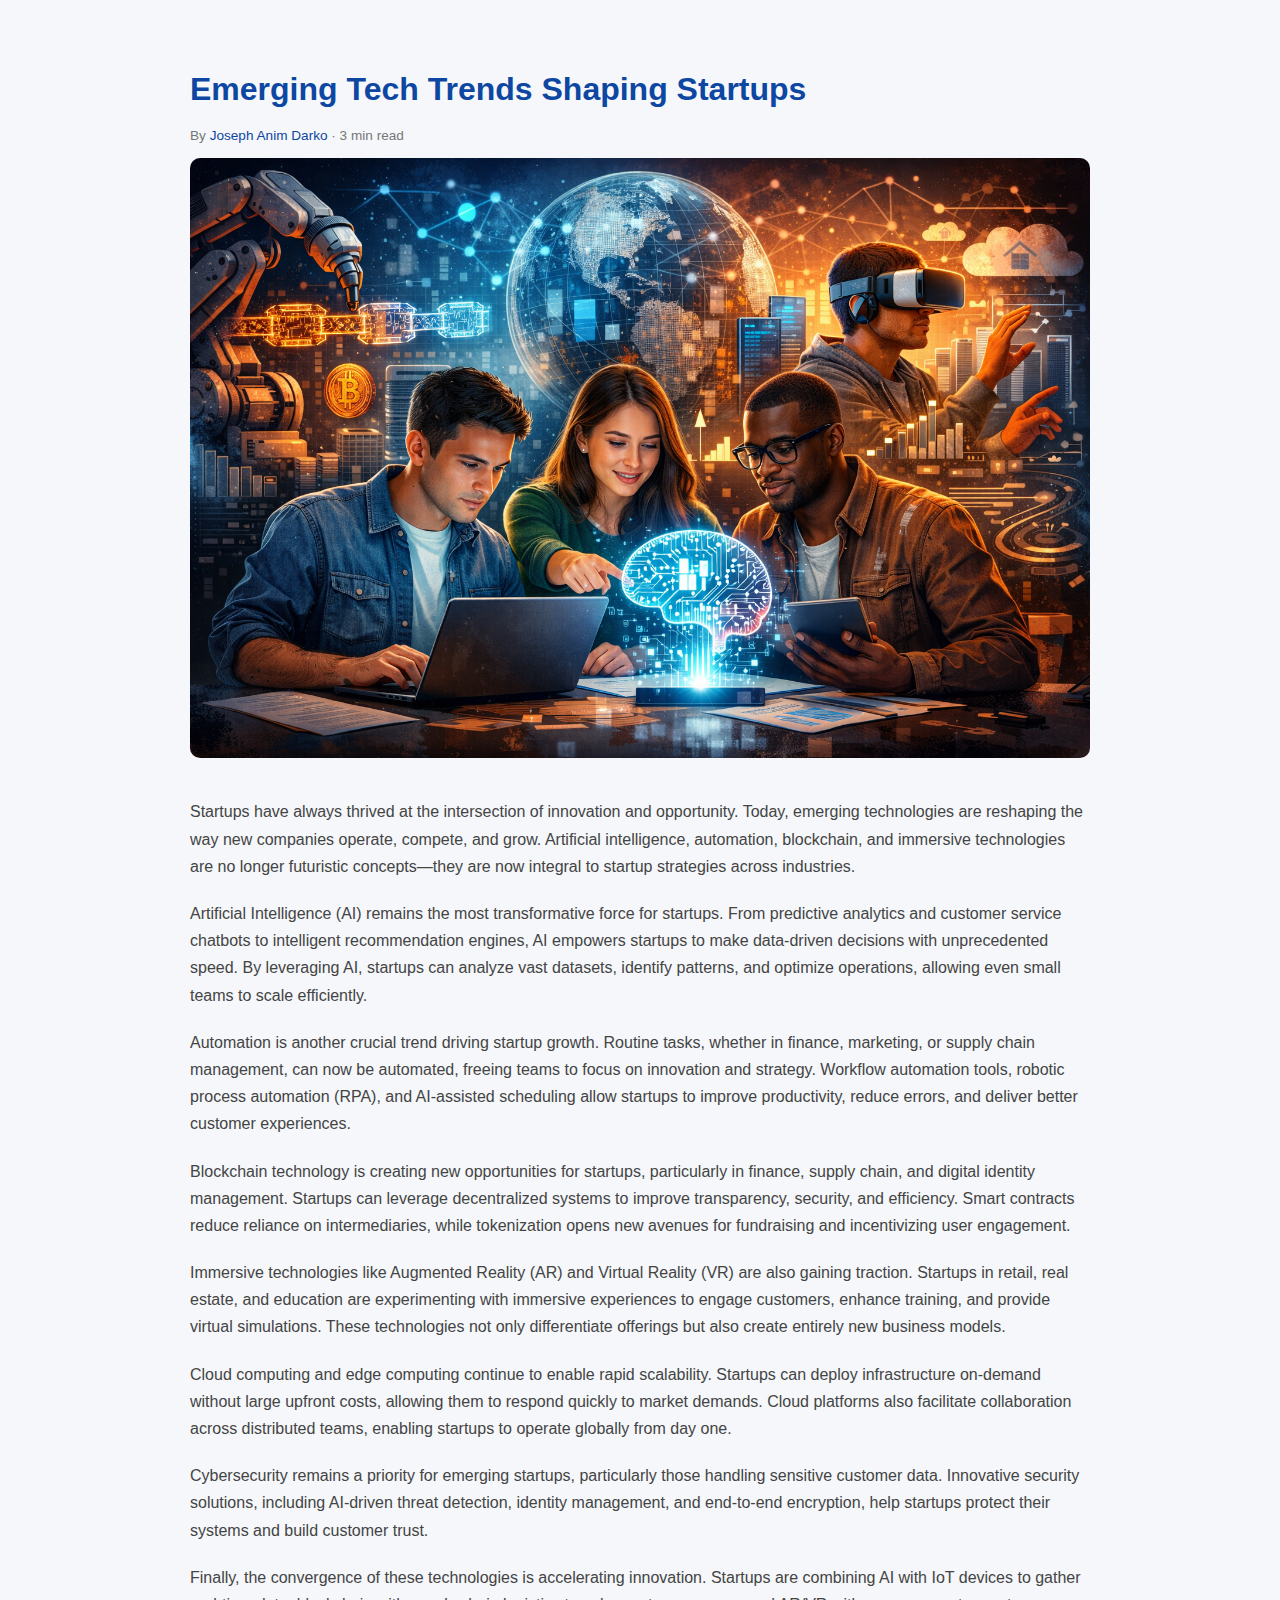
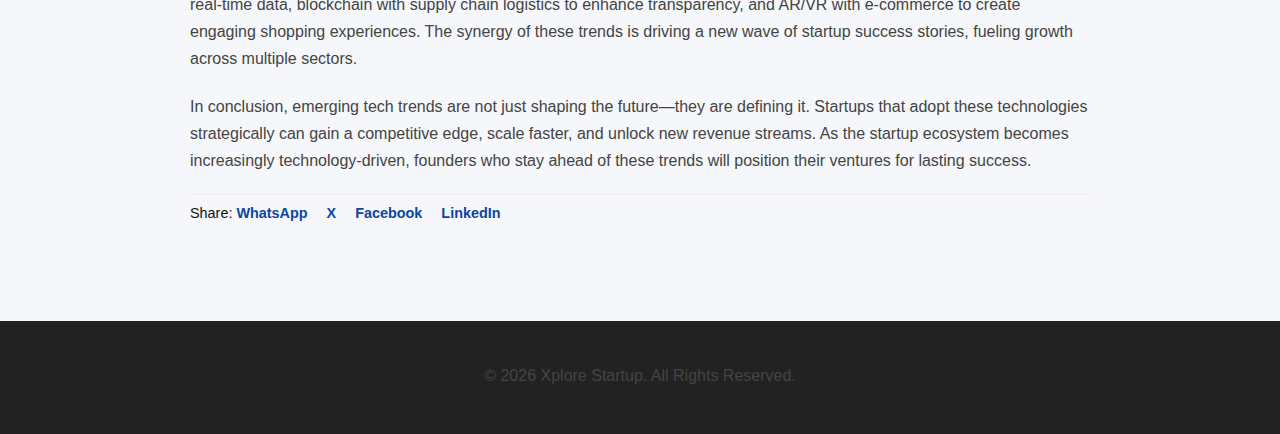
<file: emerging-tech-trends-shaping-startups.html>
<!DOCTYPE html>
<html lang="en">
<head>
  <meta charset="UTF-8">
  <meta name="viewport" content="width=device-width, initial-scale=1">
  <title>Emerging Tech Trends Shaping Startups | Xplore Startup</title>
  <meta name="description" content="Explore how emerging technologies like AI, blockchain, and automation are transforming startups and fueling growth.">

  <!-- Open Graph / Social Share -->
  <meta property="og:title" content="Emerging Tech Trends Shaping Startups">
  <meta property="og:description" content="Explore how emerging technologies like AI, blockchain, and automation are transforming startups and fueling growth.">
  <meta property="og:image" content="https://xplorestartup.com/assets/images/emerging-tech-trends-shaping-startups.png">
  <meta property="og:url" content="https://xplorestartup.com/post-tech-insights.html">
  <meta property="og:type" content="article">

  <!-- Twitter Card -->
  <meta name="twitter:card" content="summary_large_image">
  <meta name="twitter:title" content="Emerging Tech Trends Shaping Startups">
  <meta name="twitter:description" content="Explore how emerging technologies like AI, blockchain, and automation are transforming startups and fueling growth.">
  <meta name="twitter:image" content="https://xplorestartup.com/assets/images/emerging-tech-trends-shaping-startups.png">

  <style>
    body {margin:0;font-family:'Segoe UI',Arial,sans-serif;background:#f5f7fa;color:#111;}
    a{text-decoration:none;color:#0d47a1;}
    a:hover{text-decoration:underline;}
    .container{width:90%;max-width:900px;margin:auto;padding:50px 0;}
    h1{font-size:2rem;margin-bottom:20px;color:#0d47a1;}
    .meta{font-size:0.85rem;color:#777;margin-bottom:15px;}
    img{width:100%;height:auto;margin-bottom:20px;border-radius:10px;}
    p{font-size:1rem;line-height:1.7;color:#444;margin-bottom:20px;}
    .share-buttons{margin-top:20px;padding-top:10px;border-top:1px solid #eee;font-size:0.9rem;}
    .share-buttons a{margin-right:15px;color:#0d47a1;font-weight:600;}
    .share-buttons a:hover{text-decoration:underline;}
    footer{background:#222;color:#fff;text-align:center;padding:25px 0;margin-top:50px;font-size:0.9rem;}
  </style>
</head>

<body>
<div class="container">
  <h1>Emerging Tech Trends Shaping Startups</h1>
  <div class="meta">
    By <a href="author.html">Joseph Anim Darko</a> · <span id="readingTime"></span>
  </div>

  <img src="assets/images/emerging-tech-trends-shaping-startups.png" alt="Tech Insights">

  <p>Startups have always thrived at the intersection of innovation and opportunity. Today, emerging technologies are reshaping the way new companies operate, compete, and grow. Artificial intelligence, automation, blockchain, and immersive technologies are no longer futuristic concepts—they are now integral to startup strategies across industries.</p>

  <p>Artificial Intelligence (AI) remains the most transformative force for startups. From predictive analytics and customer service chatbots to intelligent recommendation engines, AI empowers startups to make data-driven decisions with unprecedented speed. By leveraging AI, startups can analyze vast datasets, identify patterns, and optimize operations, allowing even small teams to scale efficiently.</p>

  <p>Automation is another crucial trend driving startup growth. Routine tasks, whether in finance, marketing, or supply chain management, can now be automated, freeing teams to focus on innovation and strategy. Workflow automation tools, robotic process automation (RPA), and AI-assisted scheduling allow startups to improve productivity, reduce errors, and deliver better customer experiences.</p>

  <p>Blockchain technology is creating new opportunities for startups, particularly in finance, supply chain, and digital identity management. Startups can leverage decentralized systems to improve transparency, security, and efficiency. Smart contracts reduce reliance on intermediaries, while tokenization opens new avenues for fundraising and incentivizing user engagement.</p>

  <p>Immersive technologies like Augmented Reality (AR) and Virtual Reality (VR) are also gaining traction. Startups in retail, real estate, and education are experimenting with immersive experiences to engage customers, enhance training, and provide virtual simulations. These technologies not only differentiate offerings but also create entirely new business models.</p>

  <p>Cloud computing and edge computing continue to enable rapid scalability. Startups can deploy infrastructure on-demand without large upfront costs, allowing them to respond quickly to market demands. Cloud platforms also facilitate collaboration across distributed teams, enabling startups to operate globally from day one.</p>

  <p>Cybersecurity remains a priority for emerging startups, particularly those handling sensitive customer data. Innovative security solutions, including AI-driven threat detection, identity management, and end-to-end encryption, help startups protect their systems and build customer trust.</p>

  <p>Finally, the convergence of these technologies is accelerating innovation. Startups are combining AI with IoT devices to gather real-time data, blockchain with supply chain logistics to enhance transparency, and AR/VR with e-commerce to create engaging shopping experiences. The synergy of these trends is driving a new wave of startup success stories, fueling growth across multiple sectors.</p>

  <p>In conclusion, emerging tech trends are not just shaping the future—they are defining it. Startups that adopt these technologies strategically can gain a competitive edge, scale faster, and unlock new revenue streams. As the startup ecosystem becomes increasingly technology-driven, founders who stay ahead of these trends will position their ventures for lasting success.</p>

  <!-- SHARE BUTTONS -->
  <div class="share-buttons">
    Share: 
    <a href="#" id="shareWhatsApp">WhatsApp</a>
    <a href="#" id="shareTwitter">X</a>
    <a href="#" id="shareFacebook">Facebook</a>
    <a href="#" id="shareLinkedIn">LinkedIn</a>
  </div>
</div>

<footer>
  <p>&copy; 2026 Xplore Startup. All Rights Reserved.</p>
</footer>

<!-- Reading time & share JS -->
<script>
  // Reading time
  const text = document.querySelector('article, .container').innerText;
  const words = text.trim().split(/\s+/).length;
  document.getElementById('readingTime').innerText = Math.ceil(words / 200) + ' min read';

  // Share buttons
  const pageUrl = encodeURIComponent(window.location.href);
  const pageTitle = encodeURIComponent(document.title);
  document.getElementById("shareWhatsApp").href = `https://wa.me/?text=${pageTitle}%20${pageUrl}`;
  document.getElementById("shareTwitter").href = `https://twitter.com/intent/tweet?text=${pageTitle}&url=${pageUrl}`;
  document.getElementById("shareFacebook").href = `https://www.facebook.com/sharer/sharer.php?u=${pageUrl}`;
  document.getElementById("shareLinkedIn").href = `https://www.linkedin.com/sharing/share-offsite/?url=${pageUrl}`;
</script>

<!-- Schema.org JSON-LD -->
<script type="application/ld+json">
{
  "@context": "https://schema.org",
  "@type": "Article",
  "headline": "Emerging Tech Trends Shaping Startups",
  "image": "https://xplorestartup.com/assets/images/post-tech-insights.png",
  "author": {
    "@type": "Person",
    "name": "Joseph Anim Darko"
  },
  "publisher": {
    "@type": "Organization",
    "name": "Xplore Startup",
    "logo": {
      "@type": "ImageObject",
      "url": "https://xplorestartup.com/assets/images/logo.png"
    }
  },
  "datePublished": "2026-01-24",
  "dateModified": "2026-01-24",
  "mainEntityOfPage": "https://xplorestartup.com/emerging-tech-trends-shaping-startups.html"
}
</script>

</body>
</html>
</file>
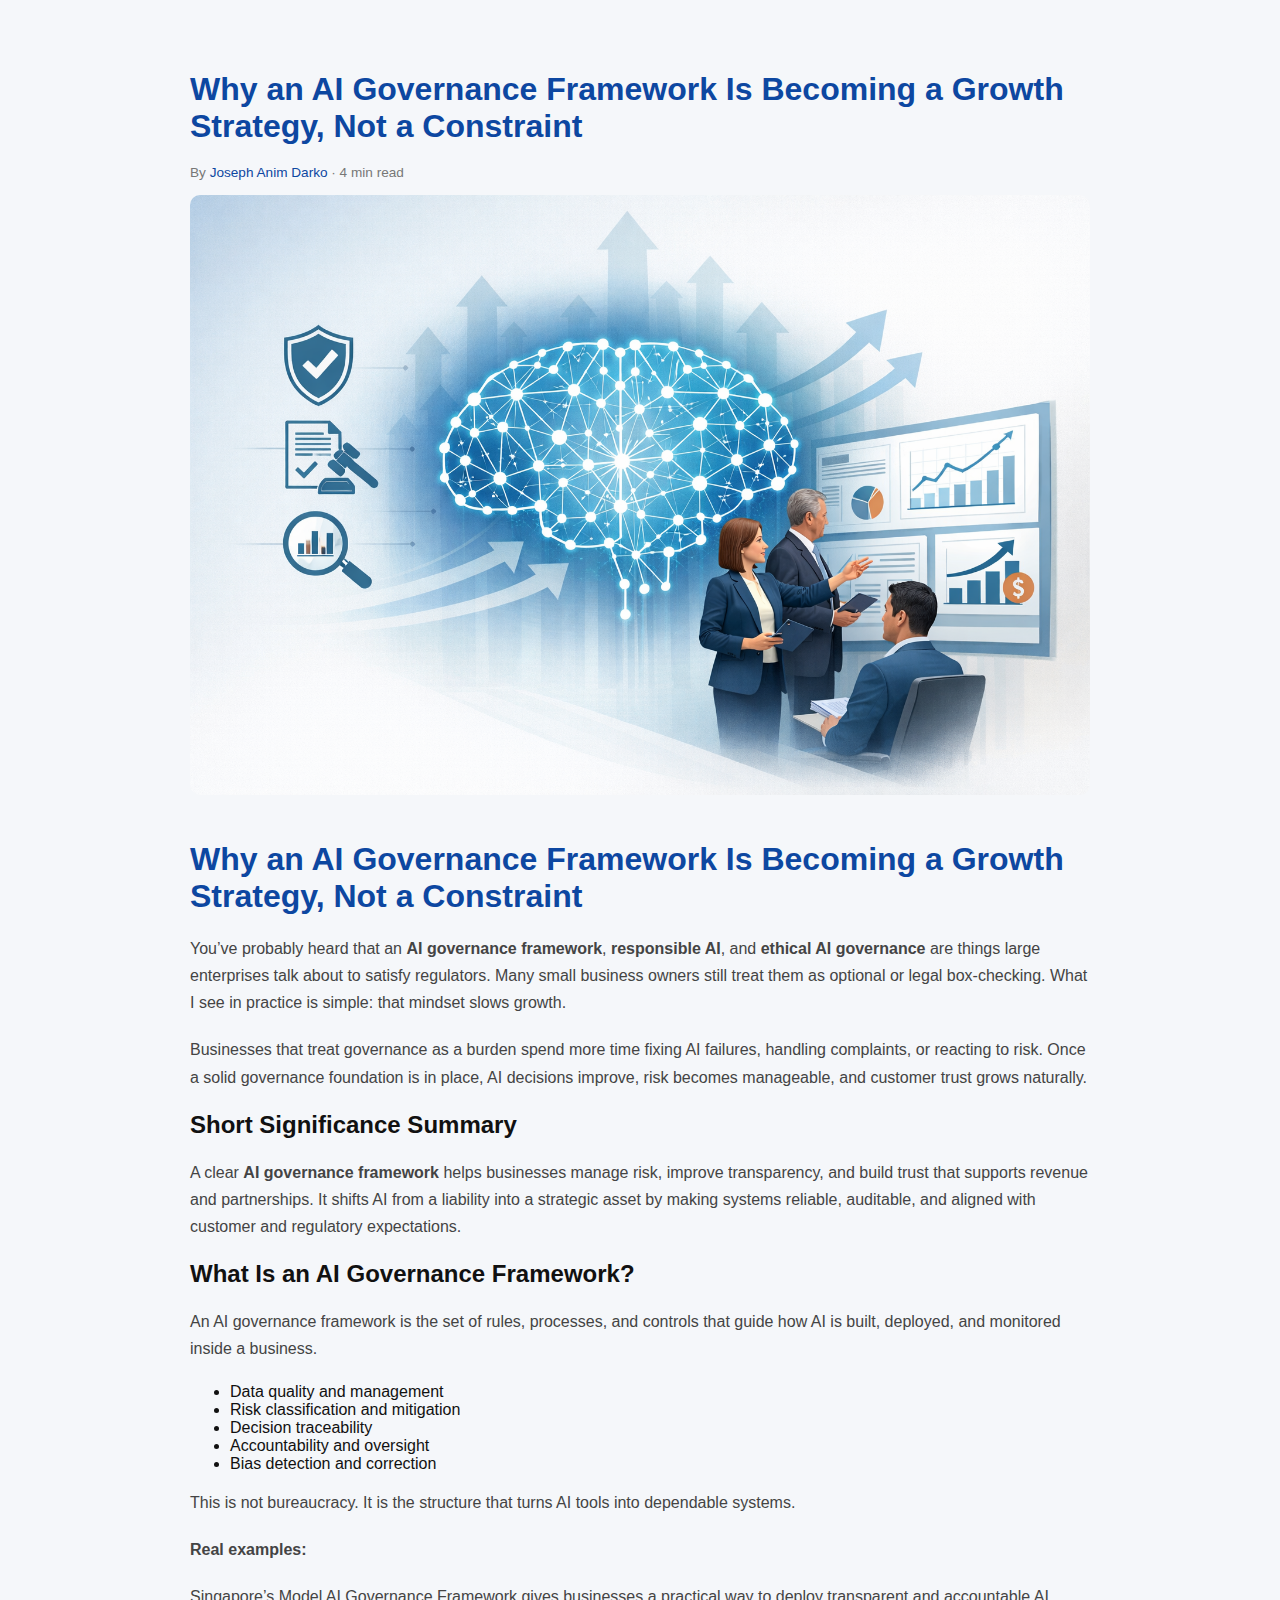
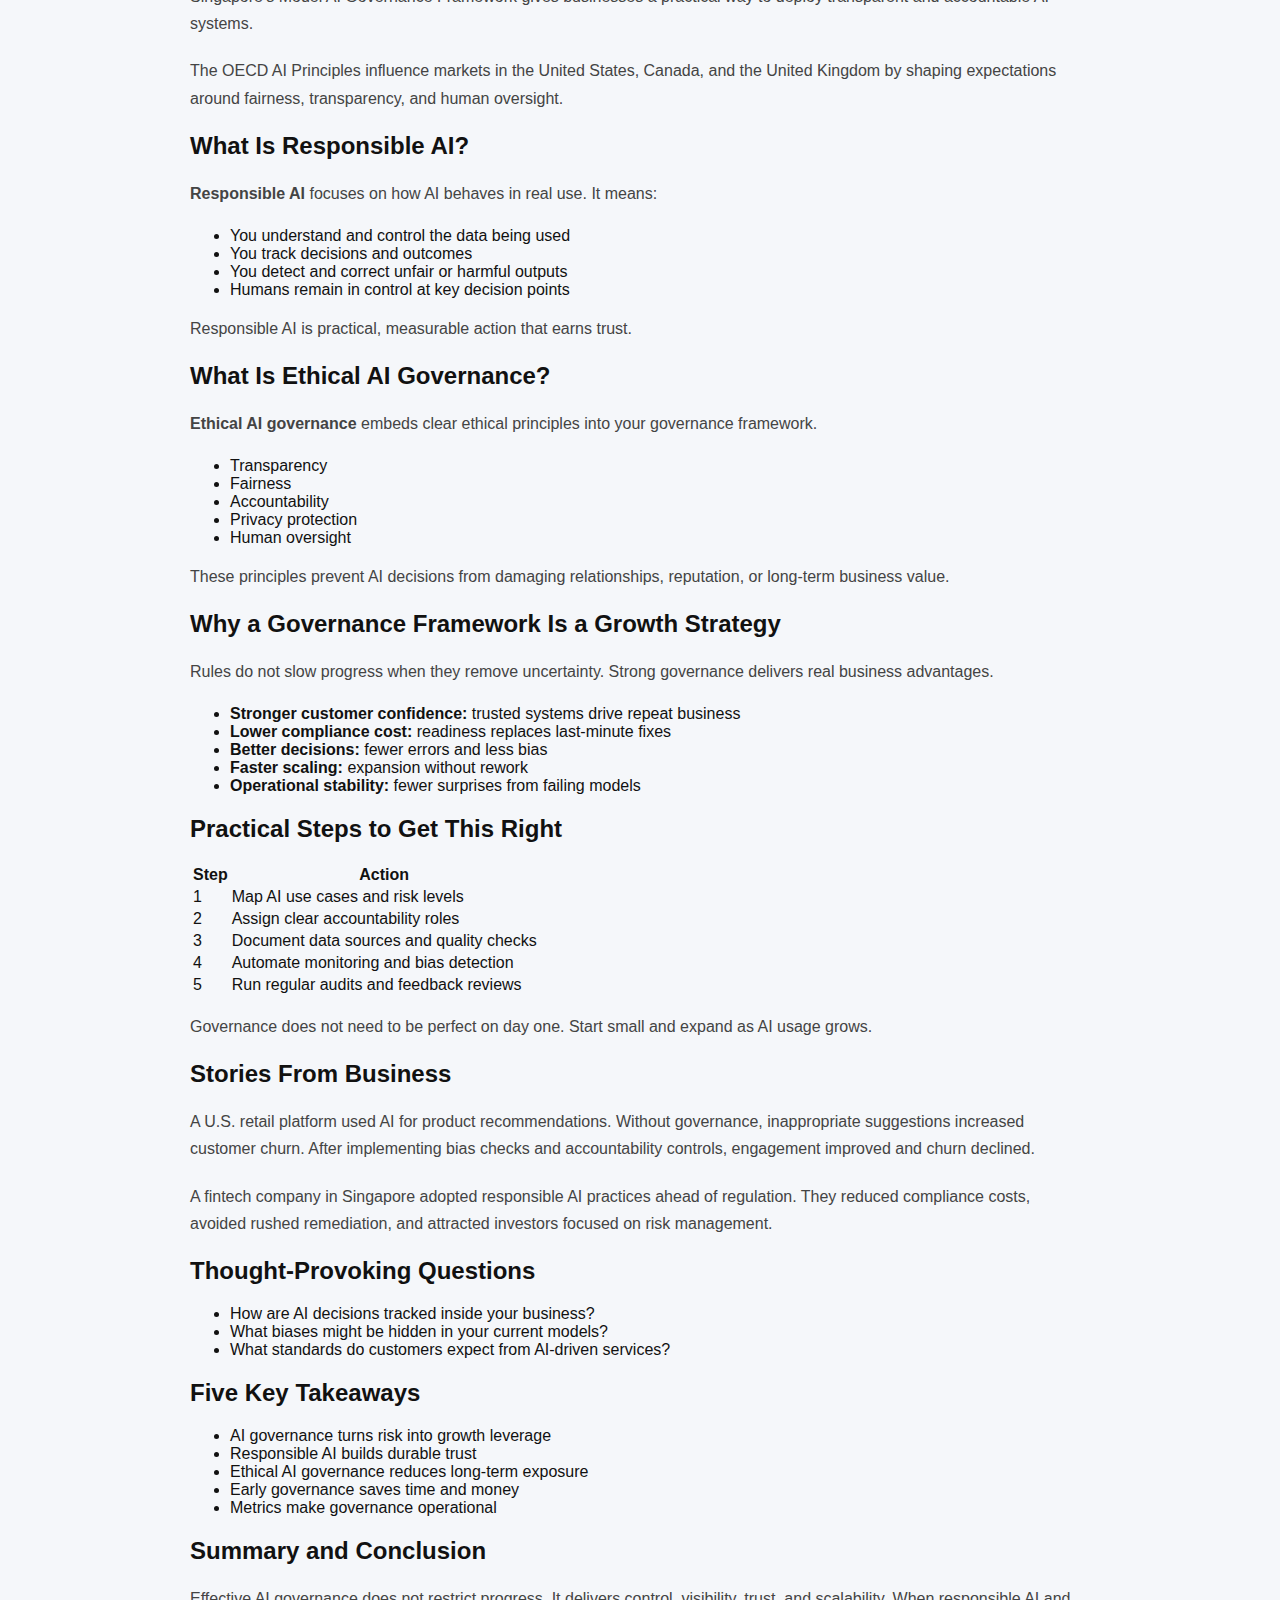
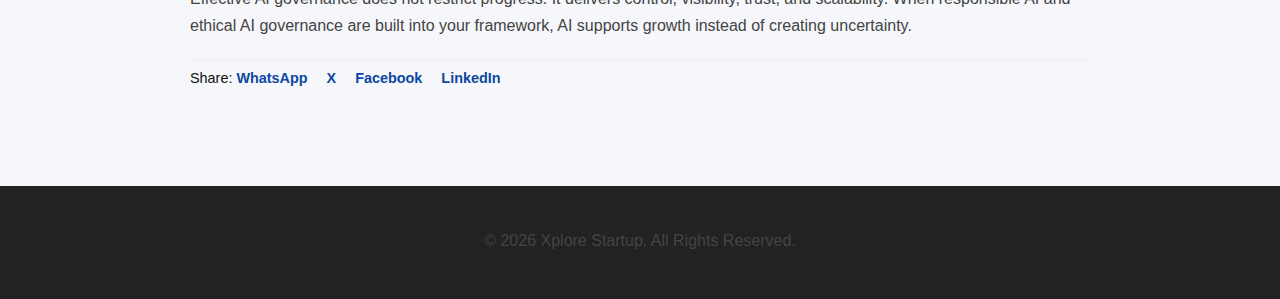
<file: why-an-ai-governance-framework-is-becoming-a-growth-strategy-not-a-constraint.html>
<!DOCTYPE html>
<html lang="en">
<head>
  <meta charset="UTF-8">
  <meta name="viewport" content="width=device-width, initial-scale=1">
  <title>Why an AI Governance Framework Is Becoming a Growth Strategy, Not a Constraint | Xplore Startup</title>
  <meta name="description" content="Why an AI Governance Framework Is Becoming a Growth Strategy, Not a Constraint">

  <!-- Open Graph / Social Share -->
  <meta property="og:title" content="Why an AI Governance Framework Is Becoming a Growth Strategy, Not a Constraint">
  <meta property="og:description" content="AI governance framework helps businesses apply responsible AI and ethical AI governance to build trust, reduce risk, meet regulations, and support sustainable growth.">
  <meta property="og:image" content="https://xplorestartup.com/assets/images/why-an-ai-governance-framework-is-becoming-a-growth-strategy-not-a-constraint.png">
  <meta property="og:url" content="https://xplorestartup.com/why-an-ai-governance-framework-is-becoming-a-growth-strategy-not-a-constraint.html">
  <meta property="og:type" content="article">

  <!-- Twitter Card -->
  <meta name="twitter:card" content="summary_large_image">
  <meta name="twitter:title" content="Why an AI Governance Framework Is Becoming a Growth Strategy, Not a Constraint">
  <meta name="twitter:description" content="Explore how emerging technologies like AI, blockchain, and automation are transforming startups and fueling growth.">
  <meta name="twitter:image" content="https://xplorestartup.com/assets/images/why-an-ai-governance-framework-is-becoming-a-growth-strategy-not-a-constraint.png">

  <style>
    body {margin:0;font-family:'Segoe UI',Arial,sans-serif;background:#f5f7fa;color:#111;}
    a{text-decoration:none;color:#0d47a1;}
    a:hover{text-decoration:underline;}
    .container{width:90%;max-width:900px;margin:auto;padding:50px 0;}
    h1{font-size:2rem;margin-bottom:20px;color:#0d47a1;}
    .meta{font-size:0.85rem;color:#777;margin-bottom:15px;}
    img{width:100%;height:auto;margin-bottom:20px;border-radius:10px;}
    p{font-size:1rem;line-height:1.7;color:#444;margin-bottom:20px;}
    .share-buttons{margin-top:20px;padding-top:10px;border-top:1px solid #eee;font-size:0.9rem;}
    .share-buttons a{margin-right:15px;color:#0d47a1;font-weight:600;}
    .share-buttons a:hover{text-decoration:underline;}
    footer{background:#222;color:#fff;text-align:center;padding:25px 0;margin-top:50px;font-size:0.9rem;}
  </style>
</head>

<body>
<div class="container">
  <h1>Why an AI Governance Framework Is Becoming a Growth Strategy, Not a Constraint</h1>
  <div class="meta">
    By <a href="author.html">Joseph Anim Darko</a> · <span id="readingTime"></span>
  </div>

  <img src="assets/images/why-an-ai-governance-framework-is-becoming-a-growth-strategy-not-a-constraint.png" alt="Tech Insights">

  <h1>Why an AI Governance Framework Is Becoming a Growth Strategy, Not a Constraint</h1>

    <p>
        You’ve probably heard that an <strong>AI governance framework</strong>,
        <strong>responsible AI</strong>, and <strong>ethical AI governance</strong>
        are things large enterprises talk about to satisfy regulators.
        Many small business owners still treat them as optional or legal box-checking.
        What I see in practice is simple: that mindset slows growth.
    </p>

    <p>
        Businesses that treat governance as a burden spend more time fixing AI failures,
        handling complaints, or reacting to risk. Once a solid governance foundation is in place,
        AI decisions improve, risk becomes manageable, and customer trust grows naturally.
    </p>

    <section>
        <h2>Short Significance Summary</h2>
        <p>
            A clear <strong>AI governance framework</strong> helps businesses manage risk,
            improve transparency, and build trust that supports revenue and partnerships.
            It shifts AI from a liability into a strategic asset by making systems reliable,
            auditable, and aligned with customer and regulatory expectations.
        </p>
    </section>

    <section>
        <h2>What Is an AI Governance Framework?</h2>
        <p>
            An AI governance framework is the set of rules, processes, and controls that guide
            how AI is built, deployed, and monitored inside a business.
        </p>

        <ul>
            <li>Data quality and management</li>
            <li>Risk classification and mitigation</li>
            <li>Decision traceability</li>
            <li>Accountability and oversight</li>
            <li>Bias detection and correction</li>
        </ul>

        <p>
            This is not bureaucracy. It is the structure that turns AI tools into dependable systems.
        </p>

        <div class="highlight">
            <p><strong>Real examples:</strong></p>
            <p>
                Singapore’s Model AI Governance Framework gives businesses a practical way
                to deploy transparent and accountable AI systems.
            </p>
            <p>
                The OECD AI Principles influence markets in the United States, Canada, and the United Kingdom
                by shaping expectations around fairness, transparency, and human oversight.
            </p>
        </div>
    </section>

    <section>
        <h2>What Is Responsible AI?</h2>
        <p>
            <strong>Responsible AI</strong> focuses on how AI behaves in real use.
            It means:
        </p>

        <ul>
            <li>You understand and control the data being used</li>
            <li>You track decisions and outcomes</li>
            <li>You detect and correct unfair or harmful outputs</li>
            <li>Humans remain in control at key decision points</li>
        </ul>

        <p>
            Responsible AI is practical, measurable action that earns trust.
        </p>
    </section>

    <section>
        <h2>What Is Ethical AI Governance?</h2>
        <p>
            <strong>Ethical AI governance</strong> embeds clear ethical principles into your governance framework.
        </p>

        <ul>
            <li>Transparency</li>
            <li>Fairness</li>
            <li>Accountability</li>
            <li>Privacy protection</li>
            <li>Human oversight</li>
        </ul>

        <p>
            These principles prevent AI decisions from damaging relationships,
            reputation, or long-term business value.
        </p>
    </section>

    <section>
        <h2>Why a Governance Framework Is a Growth Strategy</h2>

        <p>
            Rules do not slow progress when they remove uncertainty.
            Strong governance delivers real business advantages.
        </p>

        <ul>
            <li><strong>Stronger customer confidence:</strong> trusted systems drive repeat business</li>
            <li><strong>Lower compliance cost:</strong> readiness replaces last-minute fixes</li>
            <li><strong>Better decisions:</strong> fewer errors and less bias</li>
            <li><strong>Faster scaling:</strong> expansion without rework</li>
            <li><strong>Operational stability:</strong> fewer surprises from failing models</li>
        </ul>
    </section>

    <section>
        <h2>Practical Steps to Get This Right</h2>

        <table>
            <thead>
                <tr>
                    <th>Step</th>
                    <th>Action</th>
                </tr>
            </thead>
            <tbody>
                <tr>
                    <td>1</td>
                    <td>Map AI use cases and risk levels</td>
                </tr>
                <tr>
                    <td>2</td>
                    <td>Assign clear accountability roles</td>
                </tr>
                <tr>
                    <td>3</td>
                    <td>Document data sources and quality checks</td>
                </tr>
                <tr>
                    <td>4</td>
                    <td>Automate monitoring and bias detection</td>
                </tr>
                <tr>
                    <td>5</td>
                    <td>Run regular audits and feedback reviews</td>
                </tr>
            </tbody>
        </table>

        <p>
            Governance does not need to be perfect on day one.
            Start small and expand as AI usage grows.
        </p>
    </section>

    <section>
        <h2>Stories From Business</h2>

        <p>
            A U.S. retail platform used AI for product recommendations.
            Without governance, inappropriate suggestions increased customer churn.
            After implementing bias checks and accountability controls,
            engagement improved and churn declined.
        </p>

        <p>
            A fintech company in Singapore adopted responsible AI practices ahead of regulation.
            They reduced compliance costs, avoided rushed remediation,
            and attracted investors focused on risk management.
        </p>
    </section>

    <section>
        <h2>Thought-Provoking Questions</h2>

        <ul>
            <li>How are AI decisions tracked inside your business?</li>
            <li>What biases might be hidden in your current models?</li>
            <li>What standards do customers expect from AI-driven services?</li>
        </ul>
    </section>

    <section>
        <h2>Five Key Takeaways</h2>

        <ul class="takeaways">
            <li>AI governance turns risk into growth leverage</li>
            <li>Responsible AI builds durable trust</li>
            <li>Ethical AI governance reduces long-term exposure</li>
            <li>Early governance saves time and money</li>
            <li>Metrics make governance operational</li>
        </ul>
    </section>

    <section>
        <h2>Summary and Conclusion</h2>
        <p>
            Effective AI governance does not restrict progress.
            It delivers control, visibility, trust, and scalability.
            When responsible AI and ethical AI governance are built into your framework,
            AI supports growth instead of creating uncertainty.
        </p>

  <!-- SHARE BUTTONS -->
  <div class="share-buttons">
    Share: 
    <a href="#" id="shareWhatsApp">WhatsApp</a>
    <a href="#" id="shareTwitter">X</a>
    <a href="#" id="shareFacebook">Facebook</a>
    <a href="#" id="shareLinkedIn">LinkedIn</a>
  </div>
</div>

<footer>
  <p>&copy; 2026 Xplore Startup. All Rights Reserved.</p>
</footer>

<!-- Reading time & share JS -->
<script>
  // Reading time
  const text = document.querySelector('article, .container').innerText;
  const words = text.trim().split(/\s+/).length;
  document.getElementById('readingTime').innerText = Math.ceil(words / 200) + ' min read';

  // Share buttons
  const pageUrl = encodeURIComponent(window.location.href);
  const pageTitle = encodeURIComponent(document.title);
  document.getElementById("shareWhatsApp").href = `https://wa.me/?text=${pageTitle}%20${pageUrl}`;
  document.getElementById("shareTwitter").href = `https://twitter.com/intent/tweet?text=${pageTitle}&url=${pageUrl}`;
  document.getElementById("shareFacebook").href = `https://www.facebook.com/sharer/sharer.php?u=${pageUrl}`;
  document.getElementById("shareLinkedIn").href = `https://www.linkedin.com/sharing/share-offsite/?url=${pageUrl}`;
</script>

<!-- Schema.org JSON-LD -->
<script type="application/ld+json">
{
  "@context": "https://schema.org",
  "@type": "Article",
  "headline": "Why an AI Governance Framework Is Becoming a Growth Strategy, Not a Constraint",
  "image": "https://xplorestartup.com/assets/images/post-tech-insights.png",
  "author": {
    "@type": "Person",
    "name": "Joseph Anim Darko"
  },
  "publisher": {
    "@type": "Organization",
    "name": "Xplore Startup",
    "logo": {
      "@type": "ImageObject",
      "url": "https://xplorestartup.com/assets/images/logo.png"
    }
  },
  "datePublished": "2026-01-24",
  "dateModified": "2026-01-24",
  "mainEntityOfPage": "https://xplorestartup.com/why-an-ai-governance-framework-is-becoming-a-growth-strategy-not-a-constraint.html"
}
</script>

</body>
</html>
</file>
<file: styles.css>
/* Reset & Body */
body {
    margin: 0;
    font-family: Arial, Helvetica, sans-serif;
    background: #f5f7fa;
    color: #222;
    line-height: 1.6;
}

a { text-decoration: none; color: inherit; }

/* Header & Nav */
header { background: #0d47a1; color: #fff; padding: 15px 20px; }
nav { display: flex; justify-content: space-between; align-items: center; max-width:1100px; margin:auto; }
nav ul { list-style:none; display:flex; gap:20px; padding:0; margin:0; }
nav a { color:#fff; font-weight:bold; }

/* Hero */
.hero {
    background: linear-gradient(rgba(13,71,161,0.9), rgba(13,71,161,0.9));
    color:#fff; text-align:center; padding:100px 20px;
}
.hero h1 { font-size:42px; margin-bottom:15px; }
.hero p { max-width:600px; margin:auto; font-size:18px; }

/* Container */
.container { max-width:1100px; margin:auto; padding:60px 20px; }

/* Features / Blog Cards */
.features { display:grid; grid-template-columns:repeat(auto-fit,minmax(250px,1fr)); gap:25px; }
.feature-card { background:#fff; padding:25px; border-radius:6px; box-shadow:0 2px 10px rgba(0,0,0,0.08); }
.feature-card h3 { color:#0d47a1; }
.feature-card a { color:#0d47a1; font-weight:bold; }

/* Testimonials */
.testimonials { background:#fff; }
.testimonial-box { background:#f9f9f9; padding:25px; border-radius:6px; box-shadow:0 2px 10px rgba(0,0,0,0.08); }

/* Contact Form */
form input, form textarea { width:100%; padding:12px; margin-bottom:15px; border:1px solid #ccc; border-radius:4px; }
form button { background:#0d47a1; color:#fff; padding:14px; border:none; width:100%; font-size:16px; cursor:pointer; }

/* Footer */
footer { background:#111; color:#fff; text-align:center; padding:25px 20px; }

/* Responsive / Mobile-first */
@media (max-width:768px) {
    .hero h1 { font-size:32px; }
    .hero p { font-size:16px; }
    nav { flex-direction: column; gap:10px; }
}

/* ARTICLE PAGE */
.article {
    max-width: 800px;
    margin: auto;
}

.article-header {
    margin-bottom: 30px;
}

.article-title {
    font-size: 2.2rem;
    color: #0d47a1;
    line-height: 1.3;
}

.article-meta {
    color: #777;
    font-size: 0.9rem;
}

.article-image {
    margin: 30px 0;
}

.article-image img {
    width: 100%;
    border-radius: 8px;
}

.article-image figcaption {
    font-size: 0.85rem;
    color: #666;
    margin-top: 8px;
}

.article-content p {
    line-height: 1.8;
    margin-bottom: 20px;
    color: #333;
}

.article-content h2 {
    margin-top: 40px;
    color: #0d47a1;
}

.article-content blockquote {
    border-left: 4px solid #0d47a1;
    padding-left: 20px;
    color: #555;
    font-style: italic;
    margin: 30px 0;
}

.article-footer {
    margin-top: 40px;
    font-weight: bold;
}

/* Mobile */
@media (max-width: 600px) {
    .article-title {
        font-size: 1.7rem;
    }
}

.pagination {
    display: flex;
    justify-content: center;
    gap: 15px;
    margin-top: 40px;
}

.pagination button {
    background: #0d47a1;
    color: #fff;
    border: none;
    padding: 10px 18px;
    border-radius: 5px;
    cursor: pointer;
    font-weight: 600;
}

.pagination button:disabled {
    background: #aaa;
    cursor: not-allowed;
}

.article-image img {
    max-width: 100%;
    height: auto;
}
</file>
